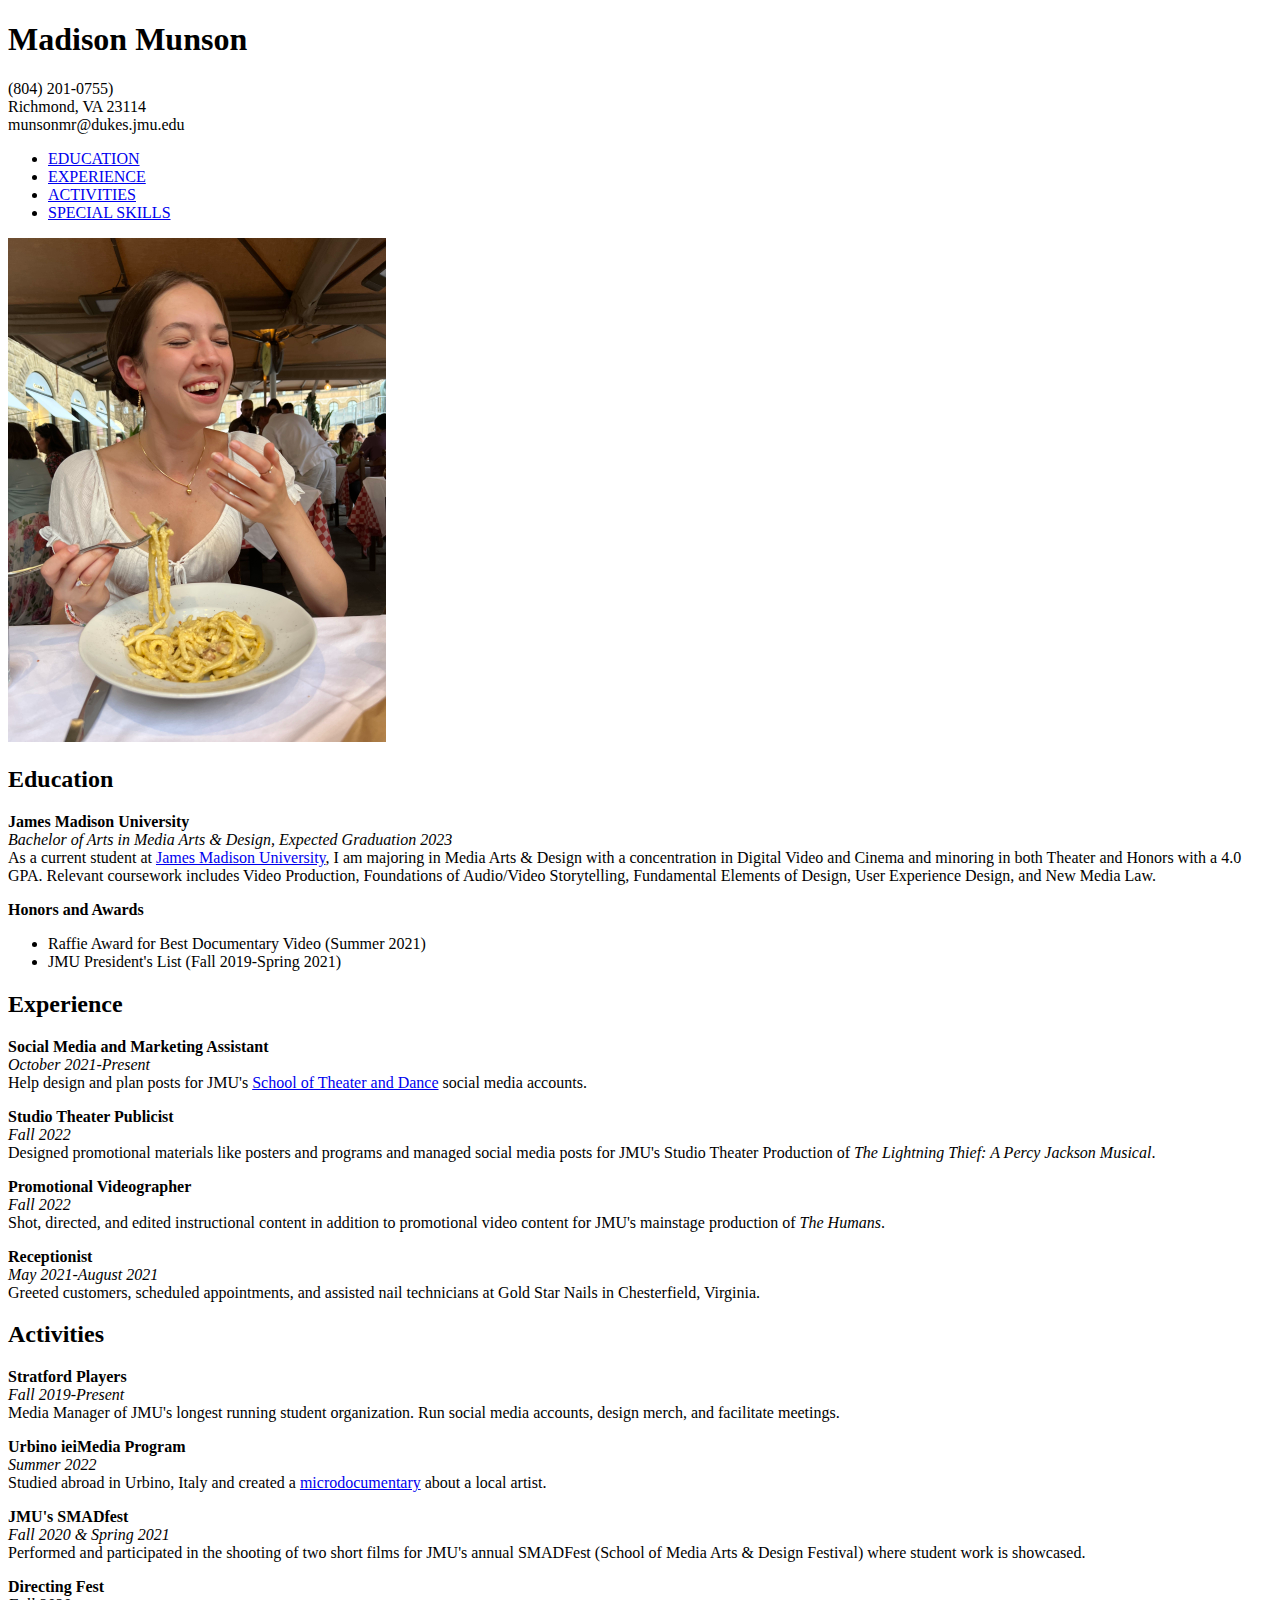
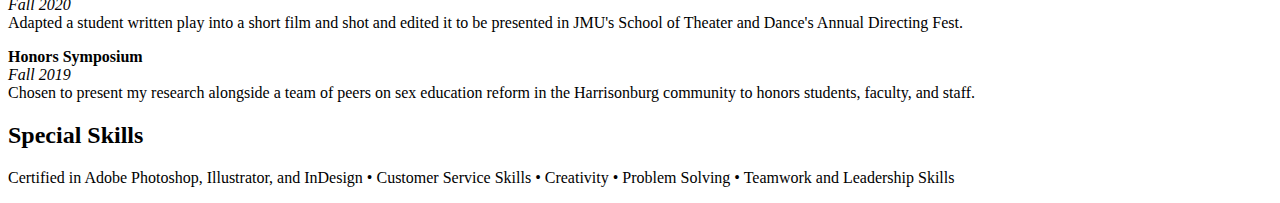
<file: index.html>
<!DOCTYPE html>

<html lang="en">

<head>
    <title>Resume - Madison Munson</title>
    <meta charset="utf-8">
    <!-- additional information for seo optimization -->
    <meta name="description" content="Madison Munson's Resume for SMAD 307.">
    <meta name="author" content="Madison Munson">
</head>

<body>
    <header id="madison-info">
        <h1>Madison Munson</h1>
        <p>(804) 201-0755)
            <br>Richmond, VA 23114
            <br>munsonmr@dukes.jmu.edu
        </p>
    </header>

    <nav>
        <ul id="horizontal-list">
            <li><a href="#education" class="nav">EDUCATION</a></li>
            <li><a href="#experience" class="nav">EXPERIENCE</a></li>
            <li><a href="#activities" class="nav">ACTIVITIES</a></li>
            <li><a href="#special-skills" class="nav">SPECIAL SKILLS</a></li>
        </ul>
    </nav>

    <img src="images/pasta_madison.jpg" height="504" width="378"
        alt="Image of incredibly smart and talented woman named Madison Munson">


    <section id="education" class="section">

        <h2>Education</h2>

        <p>
            <strong>James Madison University</strong>
            <br><i>Bachelor of Arts in Media Arts & Design, Expected Graduation 2023</i>
            <br>As a current student at <a href="https://www.jmu.edu/index.shtml" target="_blank">James Madison
                University</a>, I am majoring in Media Arts & Design with a
            concentration in Digital Video and Cinema and minoring in both Theater and Honors with a 4.0 GPA.
            Relevant coursework includes Video Production, Foundations of Audio/Video Storytelling, Fundamental Elements
            of
            Design, User Experience Design, and New Media Law.
        </p>

        <strong>Honors and Awards</strong>
        <ul>
            <li>Raffie Award for Best Documentary Video (Summer 2021)</li>
            <li>JMU President's List (Fall 2019-Spring 2021)</li>
        </ul>


    </section>


    <section id="experience">
        <h2>Experience</h2>

        <p>
            <strong>Social Media and Marketing Assistant</strong>
            <br><i>October 2021-Present</i>
            <br>Help design and plan posts for JMU's <a href="https://www.facebook.com/JMUTheatreDance"
                target="_blank">School of
                Theater and Dance</a> social media accounts.
        </p>

        <p>
            <strong>Studio Theater Publicist</strong>
            <br><i>Fall 2022</i>
            <br>
            Designed promotional materials like posters and programs and managed social media posts for JMU's Studio
            Theater Production of <i>The Lightning Thief: A Percy Jackson Musical</i>.
        </p>

        <p>
            <strong>Promotional Videographer</strong>
            <br><i>Fall 2022</i>
            <br>Shot, directed, and edited instructional content in addition to promotional video content for JMU's
            mainstage production of
            <i>The
                Humans</i>.
        </p>

        <p>
            <strong>Receptionist</strong>
            <br><i>May 2021-August 2021</i>
            <br>Greeted customers, scheduled appointments, and assisted nail technicians at Gold Star Nails in
            Chesterfield, Virginia.
        </p>

    </section>

    <section id="activities">

        <h2>Activities</h2>

        <p>
            <strong>Stratford Players</strong>
            <br><i>Fall 2019-Present</i>
            <br>Media Manager of JMU's longest running student organization. Run social media accounts, design merch,
            and facilitate meetings.
        </p>

        <p>
            <strong>Urbino ieiMedia Program</strong>
            <br><i>Summer 2022</i>
            <br>Studied abroad in Urbino, Italy and created a <a href="http://2022.urbinoproject.com/stamperia-darte/"
                target="_blank">microdocumentary</a> about a local artist.
        </p>

        <p>
            <strong>JMU's SMADfest</strong>
            <br><i>Fall 2020 & Spring 2021</i>
            <br>Performed and participated in the shooting of two short films for JMU's annual SMADFest (School of
            Media Arts &
            Design Festival) where student work is showcased.
        </p>

        <p>
            <strong>Directing Fest</strong>
            <br><i>Fall 2020</i>
            <br>Adapted a student written play into a short film and shot and edited it to be presented in JMU's
            School of Theater and Dance's Annual Directing Fest.
        </p>

        <p>
            <strong>Honors Symposium</strong>
            <br><i>Fall 2019</i>
            <br>Chosen to present my research alongside a team of peers on sex education reform in the Harrisonburg
            community to honors students, faculty, and staff.
        </p>
    </section>

    <section>
        <h2 id="special-skills">Special Skills</h2>
        <p>Certified in Adobe Photoshop, Illustrator, and InDesign • Customer
            Service Skills • Creativity • Problem Solving • Teamwork and Leadership Skills</p>
    </section>

</body>

</html>
</file>
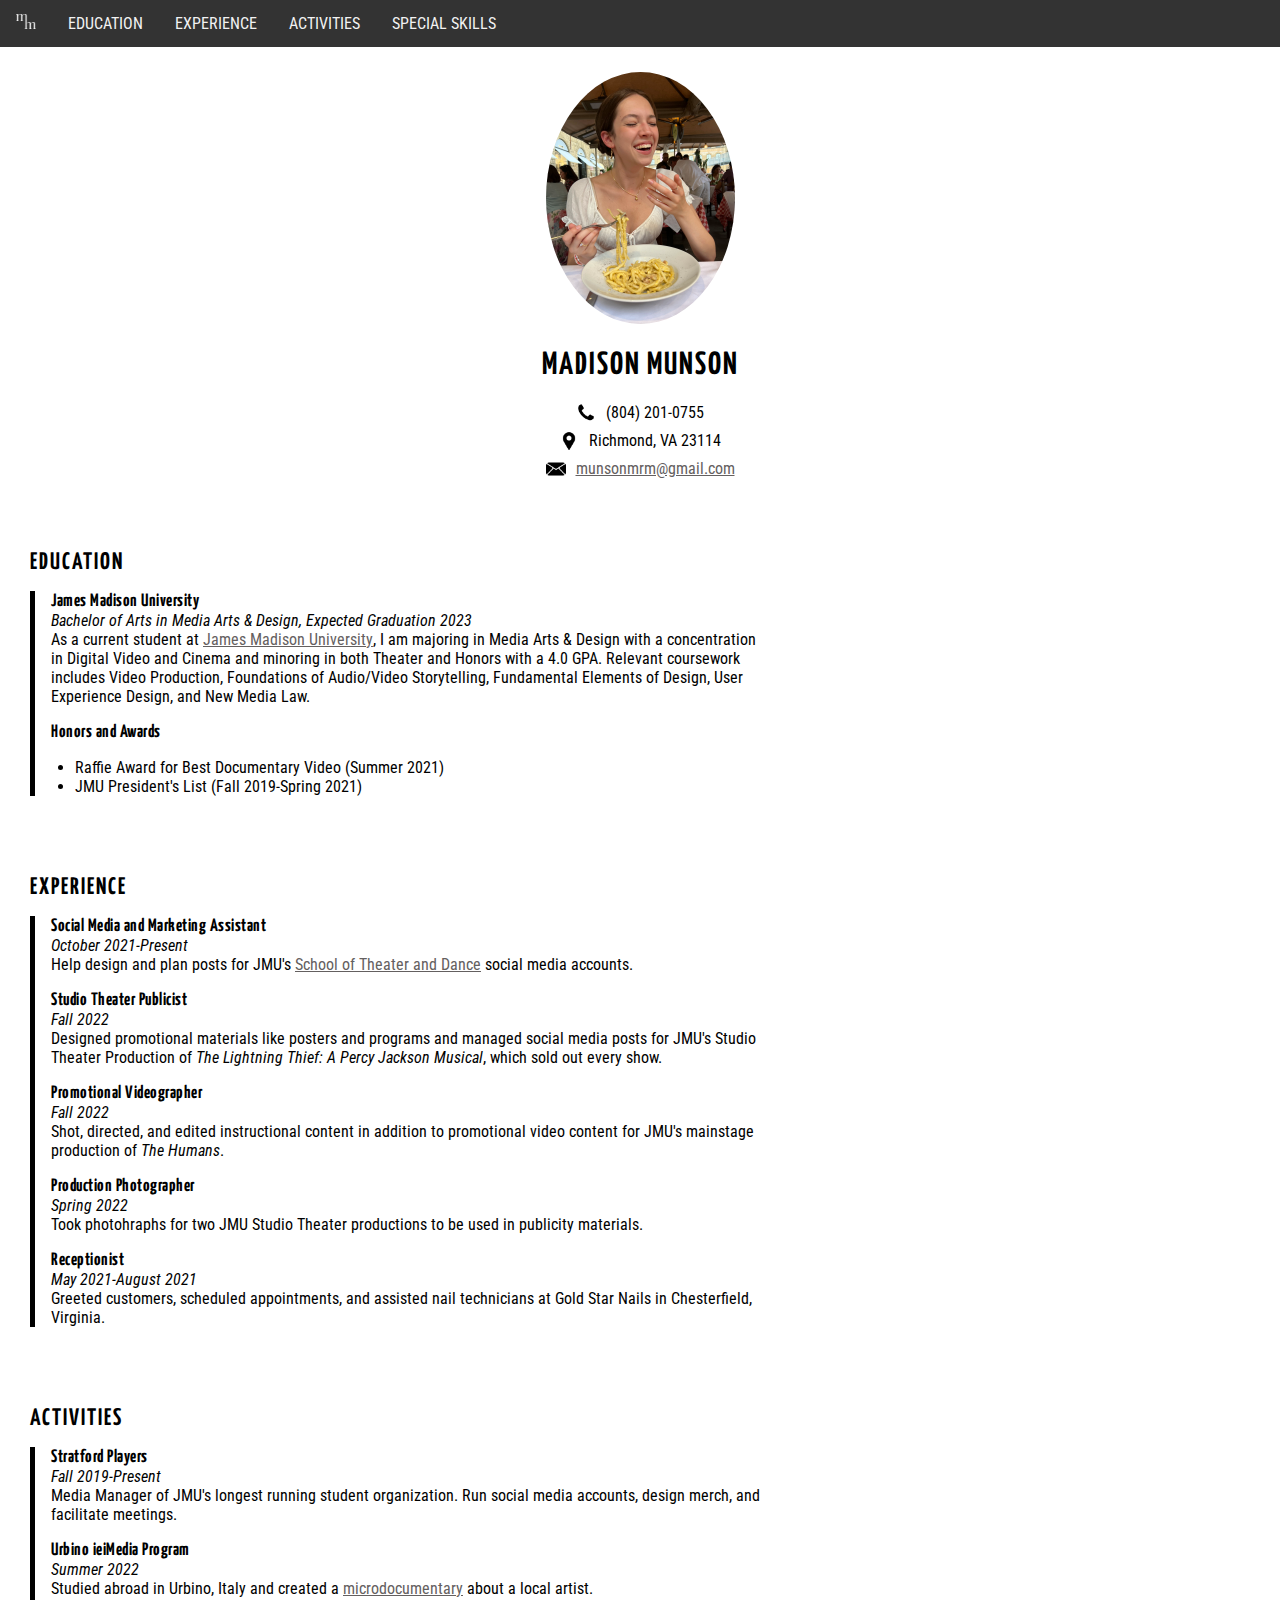
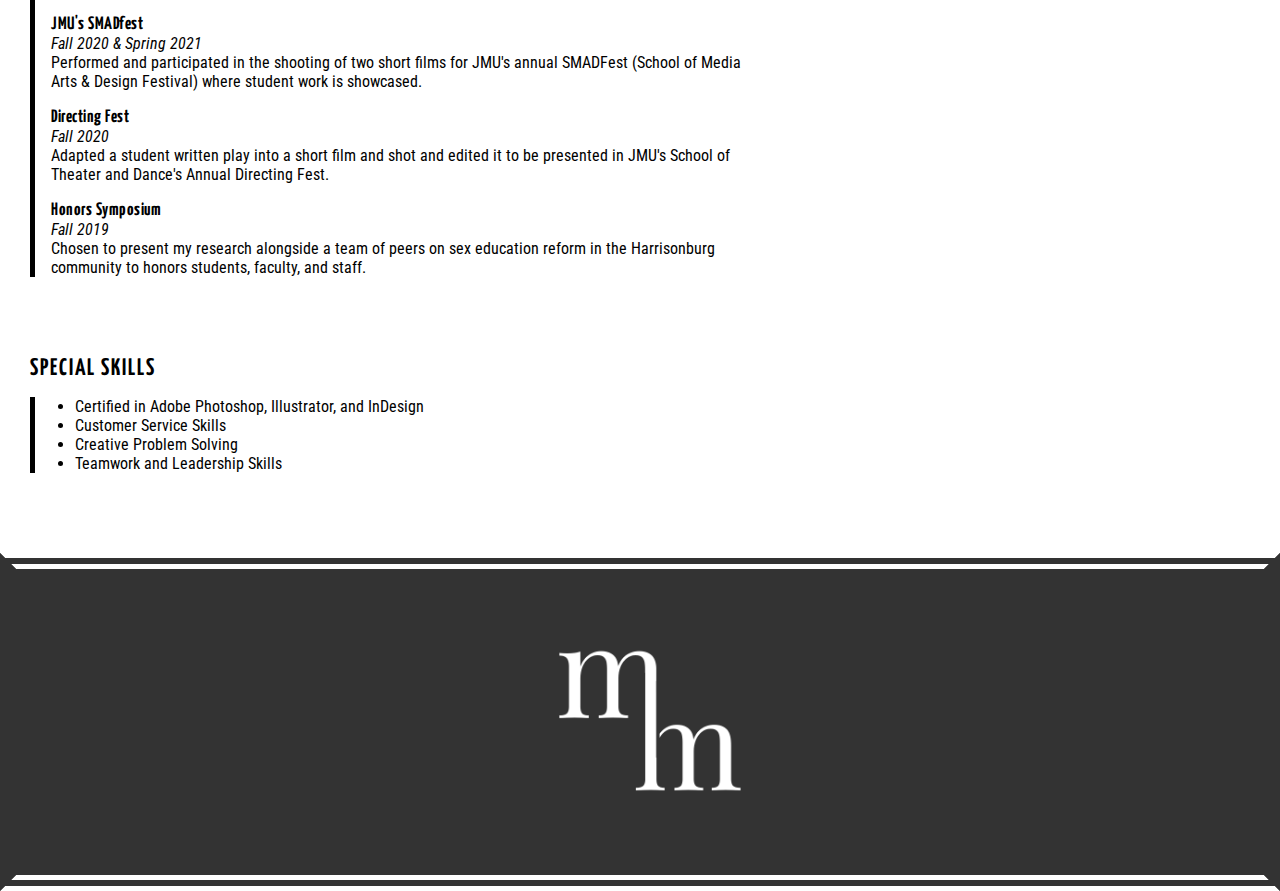
<file: Resume_folder/index.html>
<!DOCTYPE html>

<html lang="en">

<head>
    <title>Resume - Madison Munson</title>
    <meta charset="utf-8">
    <!-- additional information for seo optimization -->
    <meta name="description" content="Madison Munson's Resume for SMAD 307.">
    <meta name="author" content="Madison Munson">
    <!-- google fonts -->

    <link rel="icon" type="image/x-icon" href="images/m_logo.ico.ico">

    <link rel="preconnect" href="https://fonts.googleapis.com">
    <link rel="preconnect" href="https://fonts.gstatic.com" crossorigin>
    <link
        href="https://fonts.googleapis.com/css2?family=Roboto+Condensed:wght@300&family=Yanone+Kaffeesatz&display=swap"
        rel="stylesheet">
    <!-- end google fonts -->

    <link rel="stylesheet" href="style_css.css">

</head>

<body>

    <div class="navbar">
        <a href="#madison-info" class="logo"><img src="images/double_m_logo_cropped.png" height="15" width="20"
                alt="personal logo"></a>
        <a href="#education" class="nav">EDUCATION</a>
        <a href="#experience" class="nav">EXPERIENCE</a>
        <a href="#activities" class="nav">ACTIVITIES</a>
        <a href="#special-skills" class="nav">SPECIAL SKILLS</a>
    </div>

    <div class="resume">

        <header id="madison-info">
            <img src="images/pasta_madison.jpg" height="252" width="189"
                alt="Image of incredibly smart and talented woman named Madison Munson" id="profile">
            <h1>Madison Munson</h1>
            <div class="contact-info"> <img src="images/phone_icon.webp" height="20" width="20" alt="phone icon" />
                <p>(804) 201-0755</p>
            </div>
            <div class="contact-info"><img src="images/location_icon.png" height="20" width="20" alt="location icon" />
                <p>Richmond, VA 23114</p>
            </div>
            <div class="contact-info"><img src="images/mail_icon.png" height="20" width="20" alt="mail icon" />
                <a href="mailto:munsonmrm@gmail.com">munsonmrm@gmail.com</a>
            </div>

        </header>

        <div class="main">
            <section id="education" class="section">

                <h2>Education</h2>
                <div class="content">
                    <p>
                        <strong>James Madison University</strong>
                        <br><i>Bachelor of Arts in Media Arts & Design, Expected Graduation 2023</i>
                        <br>As a current student at <a href="https://www.jmu.edu/index.shtml" target="_blank">James
                            Madison
                            University</a>, I am majoring in Media Arts & Design with a
                        concentration in Digital Video and Cinema and minoring in both Theater and Honors with a 4.0
                        GPA.
                        Relevant coursework includes Video Production, Foundations of Audio/Video Storytelling,
                        Fundamental
                        Elements
                        of
                        Design, User Experience Design, and New Media Law.
                    </p>

                    <p>
                        <strong>Honors and Awards</strong>
                    </p>
                    <ul>
                        <li>Raffie Award for Best Documentary Video (Summer 2021)</li>
                        <li>JMU President's List (Fall 2019-Spring 2021)</li>
                    </ul>
                </div>


            </section>


            <section id="experience" class="section">
                <h2>Experience</h2>
                <div class="content">
                    <p>
                        <strong>Social Media and Marketing Assistant</strong>
                        <br><i>October 2021-Present</i>
                        <br>Help design and plan posts for JMU's <a href="https://www.facebook.com/JMUTheatreDance"
                            target="_blank">School of
                            Theater and Dance</a> social media accounts.
                    </p>

                    <p>
                        <strong>Studio Theater Publicist</strong>
                        <br><i>Fall 2022</i>
                        <br>
                        Designed promotional materials like posters and programs and managed social media posts for
                        JMU's
                        Studio
                        Theater Production of <i>The Lightning Thief: A Percy Jackson Musical</i>, which sold out every
                        show.
                    </p>

                    <p>
                        <strong>Promotional Videographer</strong>
                        <br><i>Fall 2022</i>
                        <br>Shot, directed, and edited instructional content in addition to promotional video content
                        for
                        JMU's
                        mainstage production of
                        <i>The
                            Humans</i>.
                    </p>

                    <p>
                        <strong>Production Photographer</strong>
                        <br><i>Spring 2022</i>
                        <br>
                        Took photohraphs for two JMU Studio Theater productions to be used in publicity materials.
                    </p>

                    <p>
                        <strong>Receptionist</strong>
                        <br><i>May 2021-August 2021</i>
                        <br>Greeted customers, scheduled appointments, and assisted nail technicians at Gold Star Nails
                        in
                        Chesterfield, Virginia.
                    </p>
                </div>

            </section>

            <section id="activities" class="section">

                <h2>Activities</h2>

                <div class="content">
                    <p>
                        <strong>Stratford Players</strong>
                        <br><i>Fall 2019-Present</i>
                        <br>Media Manager of JMU's longest running student organization. Run social media accounts,
                        design
                        merch,
                        and facilitate meetings.
                    </p>

                    <p>
                        <strong>Urbino ieiMedia Program</strong>
                        <br><i>Summer 2022</i>
                        <br>Studied abroad in Urbino, Italy and created a <a
                            href="http://2022.urbinoproject.com/stamperia-darte/" target="_blank">microdocumentary</a>
                        about
                        a
                        local artist.
                    </p>

                    <p>
                        <strong>JMU's SMADfest</strong>
                        <br><i>Fall 2020 & Spring 2021</i>
                        <br>Performed and participated in the shooting of two short films for JMU's annual SMADFest
                        (School
                        of
                        Media Arts &
                        Design Festival) where student work is showcased.
                    </p>

                    <p>
                        <strong>Directing Fest</strong>
                        <br><i>Fall 2020</i>
                        <br>Adapted a student written play into a short film and shot and edited it to be presented in
                        JMU's
                        School of Theater and Dance's Annual Directing Fest.
                    </p>

                    <p>
                        <strong>Honors Symposium</strong>
                        <br><i>Fall 2019</i>
                        <br>Chosen to present my research alongside a team of peers on sex education reform in the
                        Harrisonburg
                        community to honors students, faculty, and staff.
                    </p>
                </div>
            </section>

            <section id="special-skills" class="section">
                <h2>Special Skills</h2>
                <div class="content">
                    <ul>
                        <li>Certified in Adobe Photoshop, Illustrator, and InDesign</li>
                        <li>Customer Service Skills</li>
                        <li>Creative Problem Solving</li>
                        <li>Teamwork and Leadership Skills</li>
                    </ul>
                </div>
            </section>

        </div>

    </div>

    <footer>
        <p> <img src="images/double_m_logo.png" height="250" width="250" alt="personal logo" id="footer_logo"> </p>
    </footer>

</body>

</html>
</file>
<file: Resume_folder/style_css.css>
html {
  scroll-behavior: smooth;
}

h1,
h2,
h3 {
  font-family: "Yanone Kaffeesatz", sans-serif;
  text-transform: uppercase;
  letter-spacing: 2px;
}

h2,
h3 {
  margin: 0px;
}

strong {
  font-family: "Yanone Kaffeesatz", sans-serif;
  letter-spacing: 0.5px;
  font-size: 18px;
}

body {
  font-family: "Roboto Condensed", sans-serif;
  margin-left: 0pt;
  margin-right: 0pt;
  margin-bottom: 0pt;
}

#profile {
  border-radius: 50%;
}

header {
  text-align: center;
  padding-top: 4rem;
}

section {
  padding-top: 4rem;
}

.content {
  border-style: solid;
  border-top: white;
  border-right: white;
  border-bottom: white;
  border-width: 5px;
}

.contact-info {
  display: flex;
  align-items: center;
  justify-content: center;
  gap: 10px;
  margin: 0.5rem;
}

p {
  padding-left: 1rem;
}

/* The navigation bar */
.navbar {
  position: fixed; /* Set the navbar to fixed position */
  top: 0; /* Position the navbar at the bottom of the page */
  width: 100%; /* Full width */
  background-color: #333;
}

.contact-info > p {
  padding-left: 0px;
  margin: 0px;
}

/* Links inside the navbar */
.navbar a {
  float: left;
  display: block;
  color: #f2f2f2;
  text-align: center;
  align-content: center;
  padding: 14px 16px;
  text-decoration: none;
}

/* Change background on mouse-over */
.navbar .nav:hover {
  background: #ddd;
  color: black;
}

/* Main content */
.main {
  margin-left: 30px; /* Add a top margin to avoid content overlay */
  margin-bottom: 50px;
  margin-right: 40%;
}

.resume a {
  box-shadow: inset 0 0 0 0 #333;
  color: rgb(100, 96, 96);
  padding: 0 0.1rem;
  margin: 0 -0.1rem;
  transition: color 0.3s ease-in-out, box-shadow 0.3s ease-in-out;
}
.resume a:hover {
  color: #fff;
  box-shadow: inset 200px 0 0 0 #333;
}

.logo:hover {
  cursor: pointer;
}

footer {
  background-color: #333;
  display: flex;
  flex-direction: column;
  justify-content: center;
  align-items: center;
  padding: 10px;
  margin-top: 5rem;
  border-style: double;
  border-width: 1rem;
  border-top-color: rgb(255, 255, 255);
  border-bottom-color: white;
  border-left-color: #333;
  border-right-color: #333;
}
</file>
